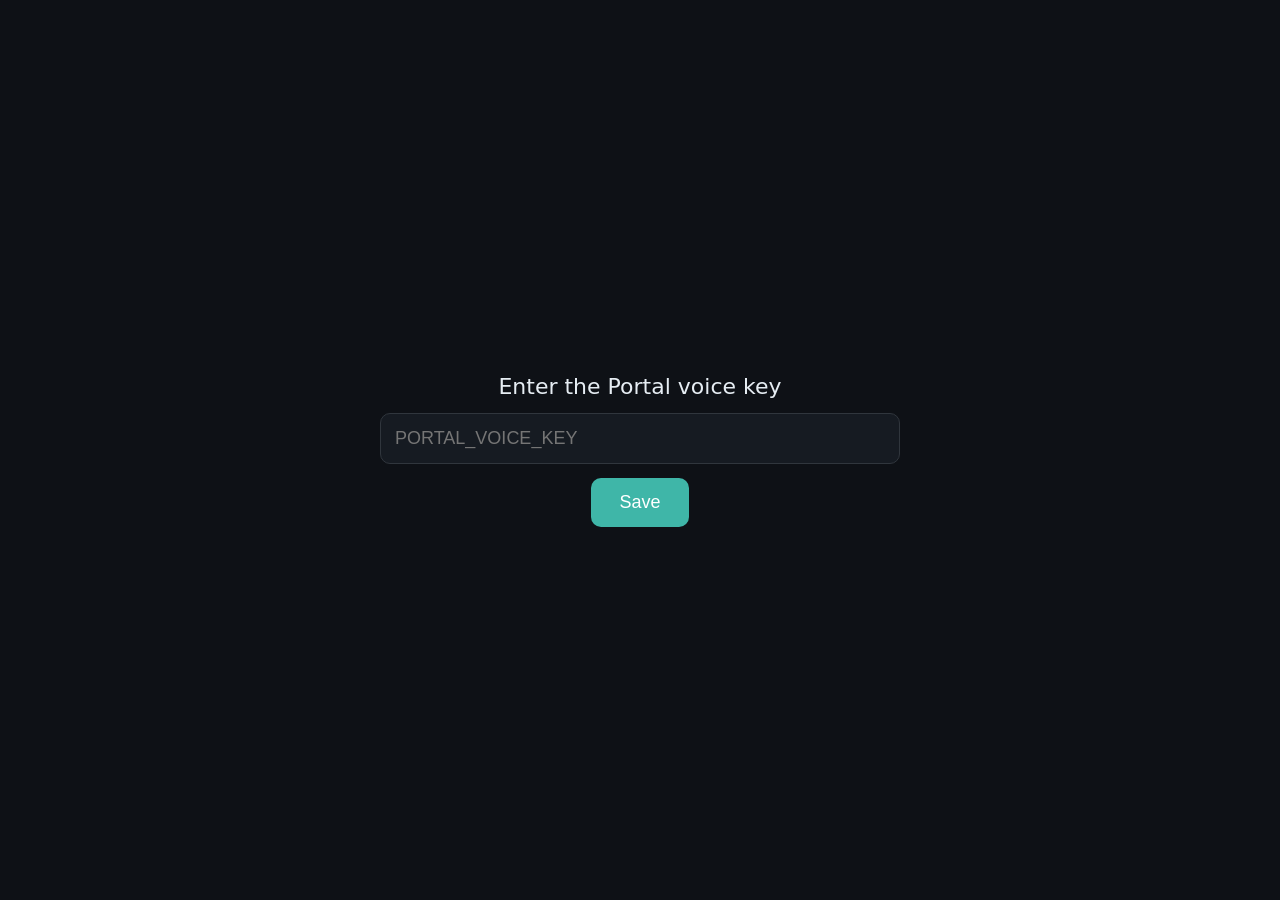
<file: server/static/index.html>
<!doctype html>
<html lang="en">
<head>
<meta charset="utf-8">
<meta name="viewport" content="width=device-width, initial-scale=1, maximum-scale=1, user-scalable=no">
<meta name="theme-color" content="#0e1116">
<title>Hermes Voice</title>
<style>
  :root {
    --bg: #0e1116; --panel: #161b22; --text: #e6edf3; --muted: #8b949e;
    --accent: #3fb6a8; --listen: #e5534b; --think: #d29922; --speak: #57ab5a;
  }
  * { box-sizing: border-box; -webkit-tap-highlight-color: transparent; }
  html, body { margin: 0; height: 100%; background: var(--bg); color: var(--text);
    font-family: system-ui, -apple-system, "Segoe UI", Roboto, sans-serif; overflow: hidden; }
  body { display: flex; flex-direction: column; }
  header { display: flex; align-items: center; justify-content: space-between; padding: 14px 20px; }
  header h1 { font-size: 20px; font-weight: 600; margin: 0; letter-spacing: .02em; }
  header .actions button { background: var(--panel); color: var(--muted); border: 1px solid #30363d;
    border-radius: 10px; padding: 10px 16px; font-size: 16px; margin-left: 8px; }
  main { flex: 1; display: flex; gap: 24px; padding: 0 24px 16px; min-height: 0; }
  #stage { flex: 0 0 42%; display: flex; flex-direction: column; align-items: center; justify-content: center; }
  #talk { width: 260px; height: 260px; border-radius: 50%; border: none; color: #fff; font-size: 26px;
    font-weight: 600; background: var(--accent); box-shadow: 0 0 0 0 rgba(63,182,168,.5);
    transition: background .2s, transform .1s; position: relative; }
  #talk:active { transform: scale(.97); }
  #talk.listening { background: var(--listen); animation: pulse 1.4s infinite; }
  #talk.thinking { background: var(--think); }
  #talk.speaking { background: var(--speak); }
  @keyframes pulse { 0% { box-shadow: 0 0 0 0 rgba(229,83,75,.55); } 100% { box-shadow: 0 0 0 40px rgba(229,83,75,0); } }
  #meter { width: 220px; height: 8px; background: var(--panel); border-radius: 4px; margin-top: 28px; overflow: hidden; }
  #meter div { height: 100%; width: 0; background: var(--listen); transition: width .05s; }
  #status { margin-top: 16px; color: var(--muted); font-size: 18px; min-height: 24px; text-align: center; }
  #log { flex: 1; overflow-y: auto; display: flex; flex-direction: column; gap: 14px; padding: 8px 4px; }
  .msg { max-width: 92%; padding: 14px 18px; border-radius: 16px; font-size: 22px; line-height: 1.35; }
  .me { align-self: flex-end; background: #1f6feb33; border: 1px solid #1f6feb55; }
  .bot { align-self: flex-start; background: var(--panel); border: 1px solid #30363d; }
  .err { align-self: center; color: var(--listen); font-size: 16px; }
  #empty { color: var(--muted); font-size: 20px; margin: auto; text-align: center; }
  form { display: flex; gap: 8px; padding: 0 24px 18px; }
  form input { flex: 1; background: var(--panel); color: var(--text); border: 1px solid #30363d;
    border-radius: 10px; padding: 12px 14px; font-size: 18px; }
  form button { background: var(--panel); color: var(--text); border: 1px solid #30363d; border-radius: 10px;
    padding: 0 18px; font-size: 18px; }
  #setup { position: fixed; inset: 0; background: var(--bg); display: none; flex-direction: column;
    align-items: center; justify-content: center; gap: 14px; padding: 24px; }
  #setup input { width: min(520px, 100%); background: var(--panel); color: var(--text); border: 1px solid #30363d;
    border-radius: 10px; padding: 14px; font-size: 18px; }
  #setup button { background: var(--accent); color: #fff; border: none; border-radius: 10px; padding: 14px 28px; font-size: 18px; }
  @media (max-width: 760px) {
    main { flex-direction: column; }
    #stage { flex: 0 0 auto; padding: 8px 0; }
    #talk { width: 180px; height: 180px; font-size: 22px; }
  }
</style>
</head>
<body>
<header>
  <h1>Hermes</h1>
  <div class="actions">
    <button id="newConv" type="button">New conversation</button>
  </div>
</header>
<main>
  <section id="stage">
    <button id="talk" type="button">Tap to talk</button>
    <div id="meter"><div></div></div>
    <div id="status">&nbsp;</div>
  </section>
  <section id="log"><div id="empty">Tap the button and ask Hermes anything.</div></section>
</main>
<form id="typeForm" autocomplete="off">
  <input id="typed" placeholder="…or type a message" enterkeyhint="send">
  <button type="submit">Send</button>
</form>
<div id="setup">
  <div style="font-size:22px">Enter the Portal voice key</div>
  <input id="keyInput" type="password" placeholder="PORTAL_VOICE_KEY">
  <button id="keySave" type="button">Save</button>
</div>

<script>
(function () {
  "use strict";
  var BASE = location.pathname.replace(/\/?$/, "/"); // /voice/
  var LS = {
    get: function (k) { try { return localStorage.getItem(k); } catch (e) { return null; } },
    set: function (k, v) { try { if (v == null) localStorage.removeItem(k); else localStorage.setItem(k, v); } catch (e) {} }
  };

  // Key: from #key=... once (then stripped from the URL), else localStorage, else prompt.
  var m = /[#&]key=([^&]+)/.exec(location.hash);
  if (m) { LS.set("pv_key", decodeURIComponent(m[1])); history.replaceState(null, "", location.pathname); }
  var KEY = LS.get("pv_key");
  var sessionId = LS.get("pv_session");

  var talk = document.getElementById("talk");
  var statusEl = document.getElementById("status");
  var meterBar = document.querySelector("#meter div");
  var logEl = document.getElementById("log");
  var setup = document.getElementById("setup");

  if (!KEY) setup.style.display = "flex";
  document.getElementById("keySave").onclick = function () {
    var v = document.getElementById("keyInput").value.trim();
    if (!v) return;
    KEY = v; LS.set("pv_key", v); setup.style.display = "none";
  };

  var state = "idle"; // idle | listening | thinking | speaking
  function setState(s, msg) {
    state = s;
    talk.className = s === "idle" ? "" : s;
    talk.textContent = { idle: "Tap to talk", listening: "Listening…", thinking: "Thinking…", speaking: "Tap to stop" }[s];
    statusEl.innerHTML = msg || "&nbsp;";
    if (s !== "listening") meterBar.style.width = "0";
  }

  function addMsg(cls, text) {
    var empty = document.getElementById("empty");
    if (empty) empty.remove();
    var d = document.createElement("div");
    d.className = "msg " + cls;
    d.textContent = text;
    logEl.appendChild(d);
    while (logEl.children.length > 30) logEl.removeChild(logEl.firstChild);
    logEl.scrollTop = logEl.scrollHeight;
  }

  // ---- audio out ----
  var player = new Audio();
  player.onended = function () { if (state === "speaking") setState("idle"); };
  function unlockAudio() {
    // Play a silent clip inside the user gesture so later replies may autoplay.
    try {
      player.src = "[data-uri]";
      var p = player.play(); if (p && p.catch) p.catch(function () {});
    } catch (e) {}
  }

  // ---- mic in ----
  var stream = null, ctx = null, analyser = null, buf = null;
  function ensureMic() {
    if (stream) return Promise.resolve();
    return navigator.mediaDevices.getUserMedia({
      audio: { echoCancellation: true, noiseSuppression: true, autoGainControl: true, channelCount: 1 }
    }).then(function (s) {
      stream = s;
      var AC = window.AudioContext || window.webkitAudioContext;
      ctx = new AC();
      var src = ctx.createMediaStreamSource(s);
      analyser = ctx.createAnalyser();
      analyser.fftSize = 1024;
      buf = new Float32Array(analyser.fftSize);
      src.connect(analyser);
    });
  }
  function level() {
    analyser.getFloatTimeDomainData(buf);
    var sum = 0;
    for (var i = 0; i < buf.length; i++) sum += buf[i] * buf[i];
    return Math.sqrt(sum / buf.length);
  }

  // Simple energy VAD: wait for speech, then stop after a pause.
  var SPEECH_RMS = 0.025, SILENCE_MS = 1300, NO_SPEECH_MS = 7000, MAX_MS = 30000;
  var recorder = null, chunks = [], vadTimer = null;

  function pickMime() {
    var opts = ["audio/webm;codecs=opus", "audio/webm", "audio/ogg;codecs=opus", "audio/mp4"];
    for (var i = 0; i < opts.length; i++) if (window.MediaRecorder && MediaRecorder.isTypeSupported(opts[i])) return opts[i];
    return "";
  }

  function startListening() {
    ensureMic().then(function () {
      if (ctx.state === "suspended") ctx.resume();
      chunks = [];
      var mime = pickMime();
      recorder = mime ? new MediaRecorder(stream, { mimeType: mime }) : new MediaRecorder(stream);
      recorder.ondataavailable = function (e) { if (e.data && e.data.size) chunks.push(e.data); };
      recorder.onstop = function () { onRecorded(new Blob(chunks, { type: recorder.mimeType || "audio/webm" })); };
      recorder.start(250);
      setState("listening", "Go ahead…");
      var started = Date.now(), heard = false, lastLoud = Date.now();
      vadTimer = setInterval(function () {
        var l = level(), now = Date.now();
        meterBar.style.width = Math.min(100, l * 900) + "%";
        if (l > SPEECH_RMS) { heard = true; lastLoud = now; }
        if (heard && now - lastLoud > SILENCE_MS) stopListening(true);
        else if (!heard && now - started > NO_SPEECH_MS) stopListening(false);
        else if (now - started > MAX_MS) stopListening(true);
      }, 50);
    }).catch(function (e) {
      setState("idle", "Microphone unavailable: " + (e && e.name ? e.name : e));
    });
  }

  var sendAfterStop = true;
  function stopListening(send) {
    clearInterval(vadTimer); vadTimer = null;
    sendAfterStop = send;
    if (recorder && recorder.state !== "inactive") recorder.stop();
  }

  function onRecorded(blob) {
    if (!sendAfterStop) { setState("idle", "Didn’t hear anything."); return; }
    var ext = /ogg/.test(blob.type) ? ".ogg" : /mp4/.test(blob.type) ? ".m4a" : ".webm";
    var fd = new FormData();
    fd.append("audio", blob, "speech" + ext);
    if (sessionId) fd.append("session_id", sessionId);
    send("turn", { method: "POST", body: fd });
  }

  function sendText(text) {
    addMsg("me", text);
    send("text", {
      method: "POST",
      headers: { "Content-Type": "application/json" },
      body: JSON.stringify({ text: text, session_id: sessionId || null })
    }, true);
  }

  var convGen = 0;  // bumped by "New conversation"; replies from an older one are dropped
  function send(path, init, typed) {
    var gen = convGen;
    setState("thinking", "Thinking…");
    init.headers = init.headers || {};
    init.headers["Authorization"] = "Bearer " + KEY;
    fetch(BASE + path, init).then(function (r) {
      if (r.status === 401) { LS.set("pv_key", null); KEY = null; setup.style.display = "flex"; throw new Error("Key rejected"); }
      if (!r.ok) throw new Error("Server error " + r.status);
      return r.json();
    }).then(function (d) {
      if (gen !== convGen) return;
      if (d.session_id) { sessionId = d.session_id; LS.set("pv_session", sessionId); }
      if (!d.transcript) { setState("idle", "Didn’t catch that."); return; }
      if (!typed) addMsg("me", d.transcript);
      addMsg("bot", d.reply || "(no reply)");
      var t = d.timings || {};
      var info = ["stt", "hermes", "tts"].filter(function (k) { return t[k] != null; })
        .map(function (k) { return k + " " + t[k] + "s"; }).join(" · ");
      if (d.audio_b64) {
        player.src = "data:audio/mpeg;base64," + d.audio_b64;
        setState("speaking", info);
        var p = player.play();
        if (p && p.catch) p.catch(function () { setState("idle", info); });
      } else {
        setState("idle", info);
      }
    }).catch(function (e) {
      if (gen !== convGen) return;
      addMsg("err", e.message || String(e));
      setState("idle");
    });
  }

  var fsTried = false;
  talk.addEventListener("click", function () {
    if (!fsTried) {
      fsTried = true;
      var el = document.documentElement;
      var fs = el.requestFullscreen || el.webkitRequestFullscreen;
      if (fs) try { var p = fs.call(el); if (p && p.catch) p.catch(function () {}); } catch (e) {}
    }
    if (!KEY) { setup.style.display = "flex"; return; }
    if (state === "idle") { unlockAudio(); startListening(); }
    else if (state === "listening") stopListening(true);
    else if (state === "speaking") { player.pause(); setState("idle"); }
  });

  document.getElementById("typeForm").addEventListener("submit", function (e) {
    e.preventDefault();
    var inp = document.getElementById("typed");
    var v = inp.value.trim();
    if (!v || !KEY || state === "thinking") return;
    inp.value = "";
    inp.blur();
    unlockAudio();
    sendText(v);
  });

  document.getElementById("newConv").onclick = function () {
    convGen++;
    sessionId = null; LS.set("pv_session", null);
    logEl.innerHTML = '<div id="empty">New conversation. Tap to talk.</div>';
    if (state === "speaking") player.pause();
    setState("idle");
  };
})();
</script>
</body>
</html>
</file>
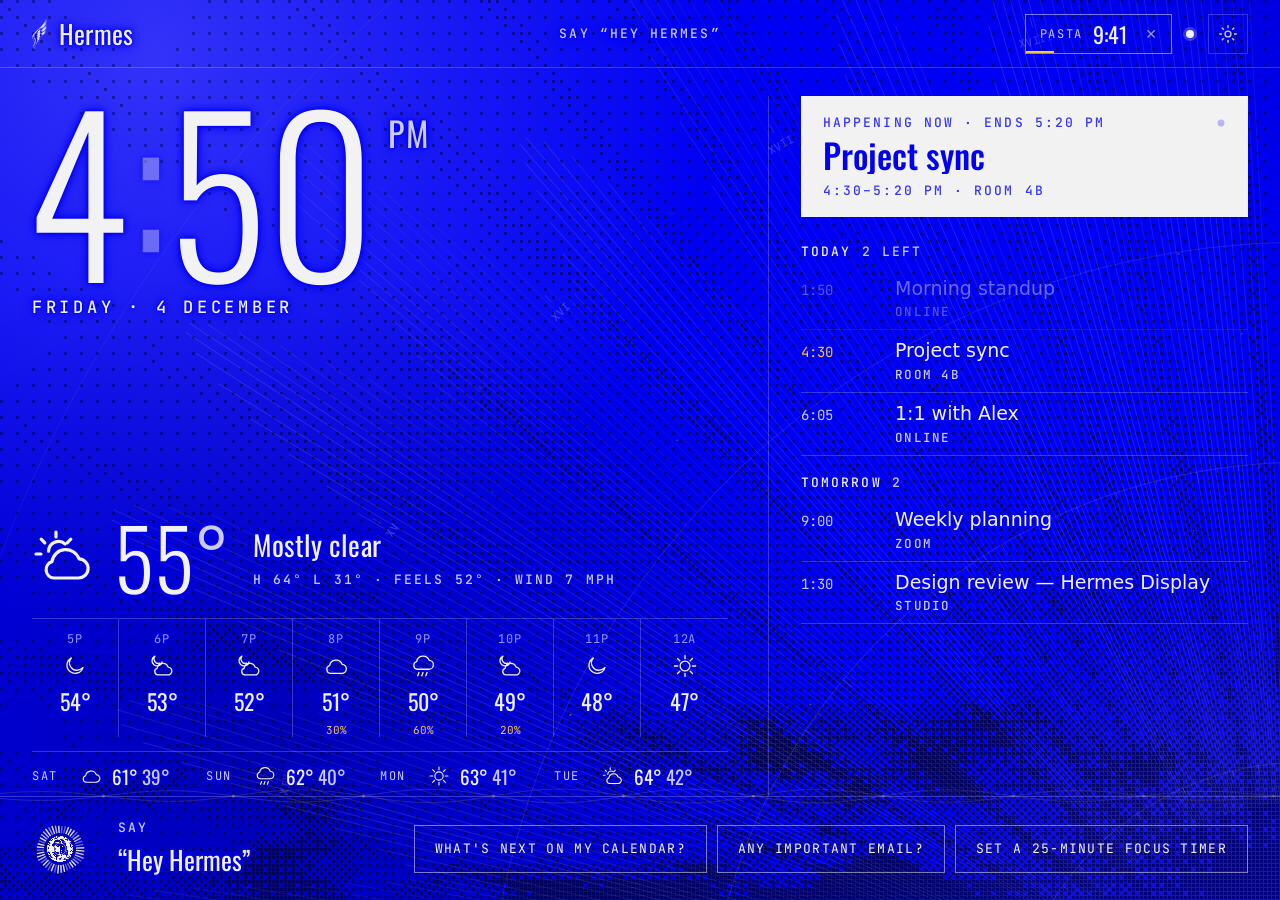
<file: android/app/src/main/assets/ui/index.html>
<!doctype html>
<html lang="en">
<head>
<meta charset="utf-8">
<meta name="viewport" content="width=device-width, initial-scale=1, maximum-scale=1, user-scalable=no">
<title>Hermes Display</title>
<link rel="stylesheet" href="app.css">
</head>
<body data-theme="day" data-mode="ambient">

<div id="aura" aria-hidden="true"><i class="a1"></i><i class="a2"></i><i class="a3"></i></div>
<canvas id="dither" aria-hidden="true"></canvas>
<canvas id="burst" aria-hidden="true"></canvas>
<div id="vignette" aria-hidden="true"></div>

<header id="top">
  <div class="brand"><span class="wing-slot" id="wingTop"></span><span class="wordmark">Hermes</span></div>
  <div id="status" class="label">Say “Hey Hermes”</div>
  <div class="top-right">
    <div id="timerChips"></div>
    <span id="net" class="net" title="bridge"></span>
    <button id="gear" class="icon-btn" aria-label="Settings">
      <svg viewBox="0 0 24 24" fill="none" stroke="currentColor" stroke-width="1.5"><circle cx="12" cy="12" r="3.2"/><path d="M12 2.5v3M12 18.5v3M2.5 12h3M18.5 12h3M5.3 5.3l2.1 2.1M16.6 16.6l2.1 2.1M5.3 18.7l2.1-2.1M16.6 7.4l2.1-2.1"/></svg>
    </button>
  </div>
</header>

<main>
  <!-- AMBIENT: clock, weather, agenda -->
  <section id="ambient" class="view">
    <div class="col-left">
      <div id="clock" class="clock"><span id="hh">--</span><span class="colon">:</span><span id="mm">--</span><span id="ampm" class="ampm"></span></div>
      <div id="date" class="label date">—</div>

      <div id="weather" class="weather">
        <div class="now">
          <div id="wxIcon" class="wx-icon"></div>
          <div class="now-temp"><span id="wxTemp">--</span><span class="deg">°</span></div>
          <div class="now-desc">
            <div id="wxDesc" class="wx-desc">—</div>
            <div id="wxMeta" class="label">—</div>
          </div>
        </div>
        <ol id="hourly" class="hourly"></ol>
        <ol id="daily" class="daily"></ol>
      </div>
    </div>

    <aside class="col-right">
      <div id="nextUp" class="next-up hidden">
        <div class="label next-label"><span id="nextWhen">Next</span></div>
        <div id="nextTitle" class="next-title">—</div>
        <div id="nextMeta" class="label">—</div>
      </div>
      <div class="agenda">
        <div class="label section">Today<span id="todayCount" class="count"></span></div>
        <ol id="agendaToday" class="events"></ol>
        <div class="label section">Tomorrow<span id="tomorrowCount" class="count"></span></div>
        <ol id="agendaTomorrow" class="events"></ol>
      </div>
    </aside>
  </section>

  <!-- CONVERSATION -->
  <section id="convo" class="view">
    <div class="orb-space"><span class="wing-slot orb-wing" id="wingOrb"></span></div>
    <div class="dialog">
      <div class="label you-label">You</div>
      <div id="you" class="you"></div>
      <div class="label hermes-label">Hermes<span id="elapsed" class="count"></span></div>
      <div id="speech" class="speech"></div>
      <article id="card" class="card md hidden"></article>
      <div id="meta" class="label meta"></div>
    </div>
  </section>
</main>

<footer id="dock">
  <button id="mic" class="mic" aria-label="Talk to Hermes">
    <canvas id="miniOrb" width="72" height="72"></canvas>
  </button>
  <div class="hint"><span class="label">Say</span><span class="hint-phrase">“Hey Hermes”</span></div>
  <div id="chips" class="chips"></div>
</footer>

<!-- Timer ringing -->
<div id="ring" class="overlay hidden">
  <div class="ring-rings"><i></i><i></i><i></i></div>
  <div class="label">Time’s up</div>
  <div id="ringLabel" class="ring-title">Timer</div>
  <div class="label ring-hint">Tap anywhere or say “Stop timer”</div>
</div>

<!-- Night-time sleep clock -->
<div id="sleep" class="hidden"><div id="sleepClock">--:--</div><div id="sleepNext" class="label"></div></div>

<!-- Settings -->
<div id="settings" class="sheet hidden">
  <div class="sheet-inner">
    <div class="sheet-head"><span class="label">Settings</span><button class="icon-btn" id="closeSettings" aria-label="Close">✕</button></div>
    <label class="field"><span class="label">Voice key</span><input id="sKey" type="password" autocomplete="off" placeholder="unchanged"></label>
    <label class="field"><span class="label">Bridge URL</span><input id="sUrl" type="text" autocomplete="off" placeholder="http://192.168.1.50:8650"></label>
    <label class="field"><span class="label">Wake phrases</span><input id="sWake" type="text" autocomplete="off"></label>
    <div class="field"><span class="label">Theme</span>
      <div class="seg" id="sTheme"><button data-v="auto">Auto</button><button data-v="day">Day</button><button data-v="night">Night</button></div>
    </div>
    <div class="field"><span class="label">Clock</span>
      <div class="seg" id="sClock"><button data-v="12">12-hour</button><button data-v="24">24-hour</button></div>
    </div>
    <div class="field"><span class="label">Calendar on screen</span>
      <div class="seg" id="sCal"><button data-v="on">Show</button><button data-v="off">Hide</button></div>
    </div>
    <div class="sheet-actions">
      <button id="saveSettings" class="btn primary">Save</button>
      <button id="newConvo" class="btn">New conversation</button>
      <button id="portalSettings" class="btn">Portal settings</button>
    </div>
    <div id="about" class="label about"></div>
  </div>
</div>

<div id="toast" class="toast hidden"></div>

<script src="wing.js"></script>
<script src="art.js"></script>
<script src="app.js"></script>
</body>
</html>
</file>
<file: android/app/src/main/assets/ui/app.css>
/* Hermes Display — Nous electric blue by day, caduceus gold on ink by night. Target: Portal 10" (1280x800 @1x). */

@font-face { font-family: "Oswald"; src: url(fonts/Oswald.ttf) format("truetype"); font-weight: 200 700; font-display: block; }
@font-face { font-family: "JetBrains Mono"; src: url(fonts/JetBrainsMono.ttf) format("truetype"); font-weight: 100 800; font-display: block; }

:root {
  --display: "Oswald", "Roboto Condensed", sans-serif;
  --mono: "JetBrains Mono", ui-monospace, monospace;
  --sans: Roboto, "Segoe UI", system-ui, sans-serif;
  --ease: cubic-bezier(.2, .7, .1, 1);
}

/* Day: the Hermes Agent web identity */
body[data-theme="day"] {
  --bg: #0000F2;
  --bg-deep: #0000B8;
  --panel: rgba(0, 0, 145, .38);
  --ink: #F2F2F2;
  --ink-2: rgba(242, 242, 242, .84);
  --ink-3: rgba(242, 242, 242, .62);
  --line: rgba(242, 242, 242, .22);
  --line-strong: rgba(242, 242, 242, .5);
  --hot: #FFC93C;
  --inv-bg: #F2F2F2;
  --inv-ink: #0000F2;
  --ray: 242, 242, 242;
  --ray-hot: 255, 201, 60;
  --glow-1: rgba(92, 92, 255, .55);
  --glow-2: rgba(0, 0, 140, .6);
  --glow-sun: rgba(255, 214, 120, .22);
  --grain: rgba(242, 242, 242, .035);
  --seal: #F2F2F2;
  --seal-hot: #FFC93C;
  --dither: 0, 0, 64;       /* dark ink dots on the blue: light text always sits above the texture */
  --dither-a: 0.4, 0.92;    /* alpha range */
}
/* Night: the Hermes CLI default skin — gold and amber on ink */
body[data-theme="night"] {
  --bg: #07071A;
  --bg-deep: #03030C;
  --panel: rgba(26, 26, 46, .7);
  --ink: #FFF8DC;
  --ink-2: rgba(255, 248, 220, .82);
  --ink-3: rgba(255, 248, 220, .58);
  --line: rgba(218, 165, 32, .22);
  --line-strong: rgba(218, 165, 32, .55);
  --hot: #FFBF00;
  --inv-bg: #FFBF00;
  --inv-ink: #07071A;
  --ray: 218, 165, 32;
  --ray-hot: 255, 215, 0;
  --glow-1: rgba(58, 36, 140, .42);
  --glow-2: rgba(0, 0, 60, .55);
  --glow-sun: rgba(255, 160, 20, .16);
  --grain: rgba(255, 215, 0, .03);
  --seal: #E9B43A;
  --seal-hot: #FFE27A;
  --dither: 218, 165, 32;
  --dither-a: 0.12, 0.54;
}

* { box-sizing: border-box; margin: 0; padding: 0; -webkit-tap-highlight-color: transparent; }
html, body { width: 100%; height: 100%; overflow: hidden; }
body {
  background: var(--bg);
  color: var(--ink);
  font-family: var(--sans);
  -webkit-font-smoothing: antialiased;
  user-select: none;
  transition: background-color 1.2s var(--ease), color 1.2s var(--ease);
}
button { font: inherit; color: inherit; background: none; border: 0; cursor: pointer; }
ol { list-style: none; }
.hidden { display: none !important; }

.label {
  font-family: var(--mono);
  font-size: 13px;
  font-weight: 500;
  letter-spacing: .16em;
  text-transform: uppercase;
  color: var(--ink-2);
}
.count { margin-left: .8em; color: var(--ink-2); }
/* Knock the dither out around type, like text on a halftone print. Static, so it costs nothing per frame. */
main, #dock, #top { text-shadow: 0 0 1px var(--bg), 0 0 3px var(--bg), 0 0 6px var(--bg), 0 0 12px var(--bg); }
.next-up, .card, .chip:active, .sheet, .overlay { text-shadow: none; }

#burst { position: fixed; inset: 0; width: 100%; height: 100%; z-index: 0; }
/* The 1-bit artwork: quarter-res, scaled pixelated, each pixel masked to a 3x3 dot on a 4px pitch. */
#dither {
  position: fixed; left: 0; top: 0; z-index: 0; pointer-events: none;
  image-rendering: pixelated; image-rendering: crisp-edges;
  -webkit-mask-image: url("data:image/svg+xml,%3Csvg xmlns='http://www.w3.org/2000/svg' width='4' height='4'%3E%3Crect width='3' height='3' fill='%23000'/%3E%3C/svg%3E");
  -webkit-mask-size: 4px 4px; mask-image: url("data:image/svg+xml,%3Csvg xmlns='http://www.w3.org/2000/svg' width='4' height='4'%3E%3Crect width='3' height='3' fill='%23000'/%3E%3C/svg%3E"); mask-size: 4px 4px;
}
/* Drifting glows: compositor-only transforms, no filters (cheap on the Portal's WebView). */
#aura { position: fixed; inset: 0; z-index: 0; overflow: hidden; pointer-events: none; }
#aura i { position: absolute; border-radius: 50%; transition: background 1.2s var(--ease); }
#aura .a1 { width: 1150px; height: 1150px; left: -420px; top: -520px; background: radial-gradient(closest-side, var(--glow-1), transparent); }
#aura .a2 { width: 1300px; height: 1000px; left: -380px; top: 260px; background: radial-gradient(closest-side, var(--glow-2), transparent); }
#aura .a3 { width: 1100px; height: 1100px; right: -560px; bottom: -640px; background: radial-gradient(closest-side, var(--glow-sun), transparent 72%); }
/* No always-on CSS animations: on the Portal WebView each 60 Hz CSS frame redraws the whole app view
   (~60% of the main thread). All ambient motion lives in the 15 fps canvas + dither instead. */
/* Engraving screen: a fine static dot grid, plus the edge falloff. */
#vignette {
  position: fixed; inset: 0; z-index: 0; pointer-events: none;
  background:
    radial-gradient(120% 90% at 30% 40%, transparent 55%, var(--bg-deep) 120%);
  transition: background 1.2s var(--ease);
}

/* ---------------------------------------------------------------- top bar */
#top {
  position: fixed; top: 0; left: 0; right: 0; height: 68px; z-index: 5;
  display: grid; grid-template-columns: 1fr auto 1fr; align-items: center;
  padding: 0 32px;
  border-bottom: 1px solid var(--line);
}
.brand { display: flex; align-items: center; gap: 12px; }
.wing-slot { display: inline-block; color: var(--ink); }
.wing-slot svg { height: 100%; width: auto; display: block; }
#wingTop { height: 30px; }
.wordmark { font-family: var(--display); font-weight: 400; font-size: 26px; letter-spacing: .01em; }
#status { text-align: center; white-space: nowrap; transition: color .3s; }
body[data-state="listening"] #status { color: var(--hot); }
.top-right { display: flex; align-items: center; justify-content: flex-end; gap: 14px; }
.net { width: 8px; height: 8px; border-radius: 50%; background: var(--ink-3); }
.net.ok { background: var(--ink); box-shadow: 0 0 0 3px var(--line); }
.net.bad { background: #ff6b6b; }
.icon-btn { width: 40px; height: 40px; display: grid; place-items: center; border: 1px solid var(--line); color: var(--ink-2); font-size: 18px; }
.icon-btn svg { width: 22px; height: 22px; }

#timerChips { display: flex; gap: 8px; }
.tchip {
  position: relative; display: flex; align-items: center; gap: 10px;
  height: 40px; padding: 0 6px 0 14px; border: 1px solid var(--line-strong); overflow: hidden;
}
.tchip .tl { font-family: var(--mono); font-size: 12px; letter-spacing: .14em; text-transform: uppercase; color: var(--ink-2); max-width: 140px; overflow: hidden; text-overflow: ellipsis; white-space: nowrap; }
.tchip .tt { font-family: var(--display); font-size: 22px; font-variant-numeric: tabular-nums; }
.tchip .tx { width: 28px; height: 28px; color: var(--ink-3); font-size: 14px; }
.tchip .tp { position: absolute; left: 0; bottom: 0; height: 2px; background: var(--hot); }

/* ---------------------------------------------------------------- views */
main { position: fixed; top: 68px; bottom: 104px; left: 0; right: 0; z-index: 2; }
.view {
  position: absolute; inset: 0; padding: 28px 32px 0;
  transition: opacity .55s var(--ease), transform .55s var(--ease);
}
body[data-mode="ambient"] #convo, body[data-mode="convo"] #ambient { opacity: 0; pointer-events: none; }
body[data-mode="ambient"] #convo { transform: translateX(40px); }
body[data-mode="convo"] #ambient { transform: translateY(-24px); }

/* ---------------------------------------------------------------- ambient */
#ambient { display: grid; grid-template-columns: minmax(0, 1.45fr) minmax(0, 1fr); gap: 40px; }
#ambient > * { min-width: 0; }
.col-left { display: flex; flex-direction: column; min-width: 0; }
.clock {
  font-family: var(--display); font-weight: 300; font-size: 212px; line-height: .86;
  letter-spacing: -.01em; font-variant-numeric: tabular-nums; margin-left: -6px;
}
.clock .colon { display: inline-block; transform: translateY(-.06em); opacity: .9; transition: opacity .25s; }
.clock .colon.dim { opacity: .35; }
.clock .ampm { font-size: 34px; font-weight: 400; letter-spacing: .08em; margin-left: 14px; color: var(--ink-2); vertical-align: top; position: relative; top: 22px; }
@keyframes blink { 50% { opacity: .35; } }
.date { font-size: 17px; letter-spacing: .22em; margin-top: 18px; color: var(--ink); }

.weather { margin-top: auto; padding-bottom: 6px; }
.now { display: flex; align-items: center; gap: 18px; }
.wx-icon { width: 64px; height: 64px; color: var(--ink); }
.wx-icon svg, .hourly svg, .daily svg { width: 100%; height: 100%; }
.now-temp { font-family: var(--display); font-weight: 300; font-size: 84px; line-height: 1; }
.now-temp .deg { color: var(--ink-2); }
.now-desc { display: flex; flex-direction: column; gap: 6px; margin-left: 6px; }
.wx-desc { font-family: var(--display); font-size: 28px; font-weight: 400; letter-spacing: .02em; }
.hourly { display: grid; grid-template-columns: repeat(8, 1fr); margin-top: 20px; border-top: 1px solid var(--line); }
.hourly li { padding: 12px 0 0; display: flex; flex-direction: column; align-items: center; gap: 6px; border-right: 1px solid var(--line); }
.hourly li:last-child { border-right: 0; }
.hourly .h { font-family: var(--mono); font-size: 12px; color: var(--ink-3); letter-spacing: .08em; }
.hourly .i { width: 26px; height: 26px; }
.hourly .t { font-family: var(--display); font-size: 22px; }
.hourly .p { font-family: var(--mono); font-size: 11px; color: var(--hot); min-height: 14px; }
.daily { display: grid; grid-template-columns: repeat(4, 1fr); margin-top: 14px; gap: 0; border-top: 1px solid var(--line); }
.daily li { display: flex; align-items: center; gap: 10px; padding: 10px 0 0; }
.daily .d { font-family: var(--mono); font-size: 12px; letter-spacing: .14em; color: var(--ink-2); width: 38px; text-transform: uppercase; }
.daily .i { width: 22px; height: 22px; }
.daily .r { font-family: var(--display); font-size: 19px; }
.daily .r em { font-style: normal; color: var(--ink-2); }

.col-right { display: flex; flex-direction: column; min-height: 0; border-left: 1px solid var(--line); padding-left: 32px; }
.next-up {
  background: var(--inv-bg); color: var(--inv-ink); padding: 18px 22px 18px;
  margin-bottom: 22px; position: relative;
}
.next-up .label { color: var(--inv-ink); opacity: .78; white-space: nowrap; overflow: hidden; text-overflow: ellipsis; }
.next-label { display: flex; justify-content: space-between; }
.next-title { font-family: var(--display); font-size: 34px; font-weight: 500; line-height: 1.08; margin: 6px 0 8px;
  display: -webkit-box; -webkit-line-clamp: 2; -webkit-box-orient: vertical; overflow: hidden; }
.next-up.now-on::after { content: ""; position: absolute; top: 22px; right: 22px; width: 10px; height: 10px; border-radius: 50%; background: var(--inv-ink); transition: opacity .8s var(--ease), transform .8s var(--ease); }
.next-up.now-on.pulse::after { opacity: .25; transform: scale(.7); }
@keyframes live { 0%, 100% { opacity: 1; transform: scale(1); } 50% { opacity: .3; transform: scale(.7); } }
.agenda { overflow: hidden; min-height: 0; flex: 1; -webkit-mask-image: linear-gradient(#000 85%, transparent); }
.section { margin: 4px 0 8px; color: var(--ink); }
.events { margin-bottom: 18px; }
.events li { display: grid; grid-template-columns: 82px 1fr; gap: 12px; padding: 9px 0; border-bottom: 1px solid var(--line); align-items: baseline; }
.events .et { font-family: var(--mono); font-size: 14px; color: var(--ink-2); font-variant-numeric: tabular-nums; }
.events .en { font-size: 19px; line-height: 1.25; white-space: nowrap; overflow: hidden; text-overflow: ellipsis; }
.events .el { font-family: var(--mono); font-size: 12.5px; font-weight: 500; letter-spacing: .1em; color: var(--ink-2); text-transform: uppercase; margin-top: 3px; white-space: nowrap; overflow: hidden; text-overflow: ellipsis; }
.events li.past { opacity: .42; }
.events li.current .et { color: var(--hot); }
.events .empty { display: block; color: var(--ink-3); font-family: var(--mono); font-size: 13px; letter-spacing: .1em; border: 0; }

/* ---------------------------------------------------------------- conversation */
#convo { display: grid; grid-template-columns: 560px 1fr; padding-top: 18px; }
.orb-space { position: relative; }
.orb-wing { display: none; position: absolute; left: 50%; top: 50%; height: 92px; transform: translate(-50%, -54%); opacity: .95; transition: color .3s; }
body[data-state="listening"] .orb-wing { color: var(--hot); }
.dialog { display: flex; flex-direction: column; min-height: 0; padding: 16px 8px 0 8px; overflow: hidden; }
.you-label, .hermes-label { color: var(--ink-3); }
.you {
  font-family: var(--display); font-size: 34px; font-weight: 300; line-height: 1.15; margin: 8px 0 26px;
  color: var(--ink-2); min-height: 40px;
  display: -webkit-box; -webkit-line-clamp: 3; -webkit-box-orient: vertical; overflow: hidden;
}
.you::before { content: "“"; } .you::after { content: "”"; }
.you:empty::before, .you:empty::after { content: ""; }
.speech { font-size: 27px; line-height: 1.38; margin: 8px 0 18px; color: var(--ink); max-width: 640px; }
.speech.thinking { color: var(--ink-3); }
.speech .dots i { display: inline-block; width: 7px; height: 7px; margin-right: 6px; background: currentColor; animation: dot 1.2s infinite var(--ease); }
.speech .dots i:nth-child(2) { animation-delay: .15s; } .speech .dots i:nth-child(3) { animation-delay: .3s; }
@keyframes dot { 0%, 100% { opacity: .2; transform: translateY(0); } 40% { opacity: 1; transform: translateY(-5px); } }
.meta { margin-top: auto; padding: 10px 0 6px; color: var(--ink-3); }

.card {
  border: 1px solid var(--line-strong); background: var(--panel);
  padding: 20px 24px; max-width: 660px; overflow: hidden; flex-shrink: 1; min-height: 0;
  -webkit-mask-image: linear-gradient(#000 88%, transparent);
  animation: rise .5s var(--ease);
}
@keyframes rise { from { opacity: 0; transform: translateY(14px); } to { opacity: 1; transform: none; } }
.md h1, .md h2, .md h3 { font-family: var(--display); font-weight: 500; letter-spacing: .01em; line-height: 1.1; }
.md h1 { font-size: 32px; margin-bottom: 12px; }
.md h2 { font-size: 24px; margin: 14px 0 8px; }
.md h3 { font-family: var(--mono); font-size: 13px; letter-spacing: .16em; text-transform: uppercase; color: var(--ink-2); margin: 14px 0 6px; }
.md p { font-size: 20px; line-height: 1.45; margin: 6px 0; color: var(--ink); }
.md ul, .md ol { margin: 6px 0 6px 0; list-style: none; }
.md li { font-size: 20px; line-height: 1.4; padding: 7px 0 7px 34px; position: relative; border-bottom: 1px solid var(--line); }
.md li:last-child { border-bottom: 0; }
.md ul > li::before { content: ""; position: absolute; left: 6px; top: 18px; width: 12px; height: 2px; background: var(--hot); }
.md ol { counter-reset: n; }
.md ol > li::before { counter-increment: n; content: counter(n, decimal-leading-zero); position: absolute; left: 0; top: 10px; font-family: var(--mono); font-size: 13px; color: var(--hot); letter-spacing: .06em; }
.md strong { font-weight: 700; }
.md em { font-style: italic; }
.md del { color: var(--ink-3); text-decoration-thickness: 1px; }
.md code { font-family: var(--mono); font-size: .86em; padding: 1px 6px; border: 1px solid var(--line); }
.md hr { border: 0; border-top: 1px solid var(--line); margin: 12px 0; }
.md table { border-collapse: collapse; width: 100%; margin: 8px 0; }
.md th { font-family: var(--mono); font-size: 12px; letter-spacing: .14em; text-transform: uppercase; color: var(--ink-2); text-align: left; padding: 6px 12px 8px 0; border-bottom: 1px solid var(--line-strong); font-weight: 500; }
.md td { font-size: 19px; padding: 8px 12px 8px 0; border-bottom: 1px solid var(--line); }

/* ---------------------------------------------------------------- dock */
#dock {
  position: fixed; left: 0; right: 0; bottom: 0; height: 104px; z-index: 5;
  display: flex; align-items: center; gap: 22px; padding: 0 32px 0 24px;
  border-top: 1px solid var(--line);
}
.mic { width: 72px; height: 72px; flex: none; position: relative; }
.mic canvas { width: 72px; height: 72px; display: block; }
.hint { display: flex; flex-direction: column; gap: 4px; flex: none; }
.hint-phrase { font-family: var(--display); font-size: 26px; font-weight: 400; }
.chips { display: flex; gap: 10px; margin-left: auto; overflow: hidden; }
.chip {
  height: 48px; padding: 0 20px; border: 1px solid var(--line-strong);
  font-family: var(--mono); font-size: 13px; letter-spacing: .1em; text-transform: uppercase; color: var(--ink);
  white-space: nowrap; transition: background .2s, color .2s;
}
.chip:active { background: var(--ink); color: var(--bg); }

/* ---------------------------------------------------------------- overlays */
.overlay {
  position: fixed; inset: 0; z-index: 20; display: flex; flex-direction: column; align-items: center; justify-content: center; gap: 14px;
  background: var(--inv-bg); color: var(--inv-ink); animation: flash 1.6s infinite;
}
.overlay .label { color: var(--inv-ink); }
.ring-title { font-family: var(--display); font-size: 150px; font-weight: 500; line-height: 1; text-transform: uppercase; text-align: center; max-width: 92%; }
.ring-hint { margin-top: 26px; opacity: .8; }
.ring-rings { position: absolute; inset: 0; display: grid; place-items: center; pointer-events: none; }
.ring-rings i { position: absolute; width: 300px; height: 300px; border-radius: 50%; border: 2px solid var(--inv-ink); opacity: 0; animation: ripple 2.4s infinite var(--ease); }
.ring-rings i:nth-child(2) { animation-delay: .8s; } .ring-rings i:nth-child(3) { animation-delay: 1.6s; }
@keyframes ripple { 0% { transform: scale(.4); opacity: .55; } 100% { transform: scale(3.4); opacity: 0; } }
@keyframes flash {
  0%, 46% { background: var(--inv-bg); color: var(--inv-ink); }
  54%, 96% { background: var(--bg); color: var(--ink); }
  100% { background: var(--inv-bg); color: var(--inv-ink); }
}
.overlay .label, .ring-rings i { color: inherit; border-color: currentColor; }

#sleep {
  position: fixed; inset: 0; z-index: 15; background: #000; display: flex; flex-direction: column; align-items: center; justify-content: center; gap: 18px;
}
#sleepClock { font-family: var(--display); font-weight: 200; font-size: 260px; color: #B8860B; opacity: .5; font-variant-numeric: tabular-nums; }
#sleepNext { color: #8A7A4A; }

.sheet { position: fixed; inset: 0; z-index: 30; background: rgba(0, 0, 0, .45); display: flex; justify-content: flex-end; }
.sheet-inner {
  width: 520px; height: 100%; background: var(--bg); border-left: 1px solid var(--line-strong);
  padding: 22px 30px; display: flex; flex-direction: column; gap: 18px; overflow-y: auto; animation: slide .35s var(--ease);
}
@keyframes slide { from { transform: translateX(60px); opacity: 0; } to { transform: none; opacity: 1; } }
.sheet-head { display: flex; justify-content: space-between; align-items: center; }
.field { display: flex; flex-direction: column; gap: 8px; }
.field input {
  height: 48px; background: transparent; border: 1px solid var(--line-strong); color: var(--ink);
  padding: 0 14px; font-family: var(--mono); font-size: 15px; outline: none; user-select: text;
}
.field input:focus { border-color: var(--hot); }
.seg { display: flex; border: 1px solid var(--line-strong); }
.seg button { flex: 1; height: 44px; font-family: var(--mono); font-size: 13px; letter-spacing: .12em; text-transform: uppercase; color: var(--ink-2); border-right: 1px solid var(--line); }
.seg button:last-child { border-right: 0; }
.seg button.on { background: var(--ink); color: var(--bg); }
.sheet-actions { display: flex; flex-wrap: wrap; gap: 10px; margin-top: 6px; }
.btn { height: 48px; padding: 0 20px; border: 1px solid var(--line-strong); font-family: var(--mono); font-size: 13px; letter-spacing: .12em; text-transform: uppercase; }
.btn.primary { background: var(--ink); color: var(--bg); border-color: var(--ink); }
.about { margin-top: auto; color: var(--ink-3); font-size: 11px; line-height: 1.7; }

.toast {
  position: fixed; left: 50%; bottom: 124px; transform: translateX(-50%); z-index: 25;
  background: var(--ink); color: var(--bg); padding: 12px 20px; font-family: var(--mono); font-size: 13px; letter-spacing: .1em; text-transform: uppercase;
  animation: rise .3s var(--ease);
}
</file>
